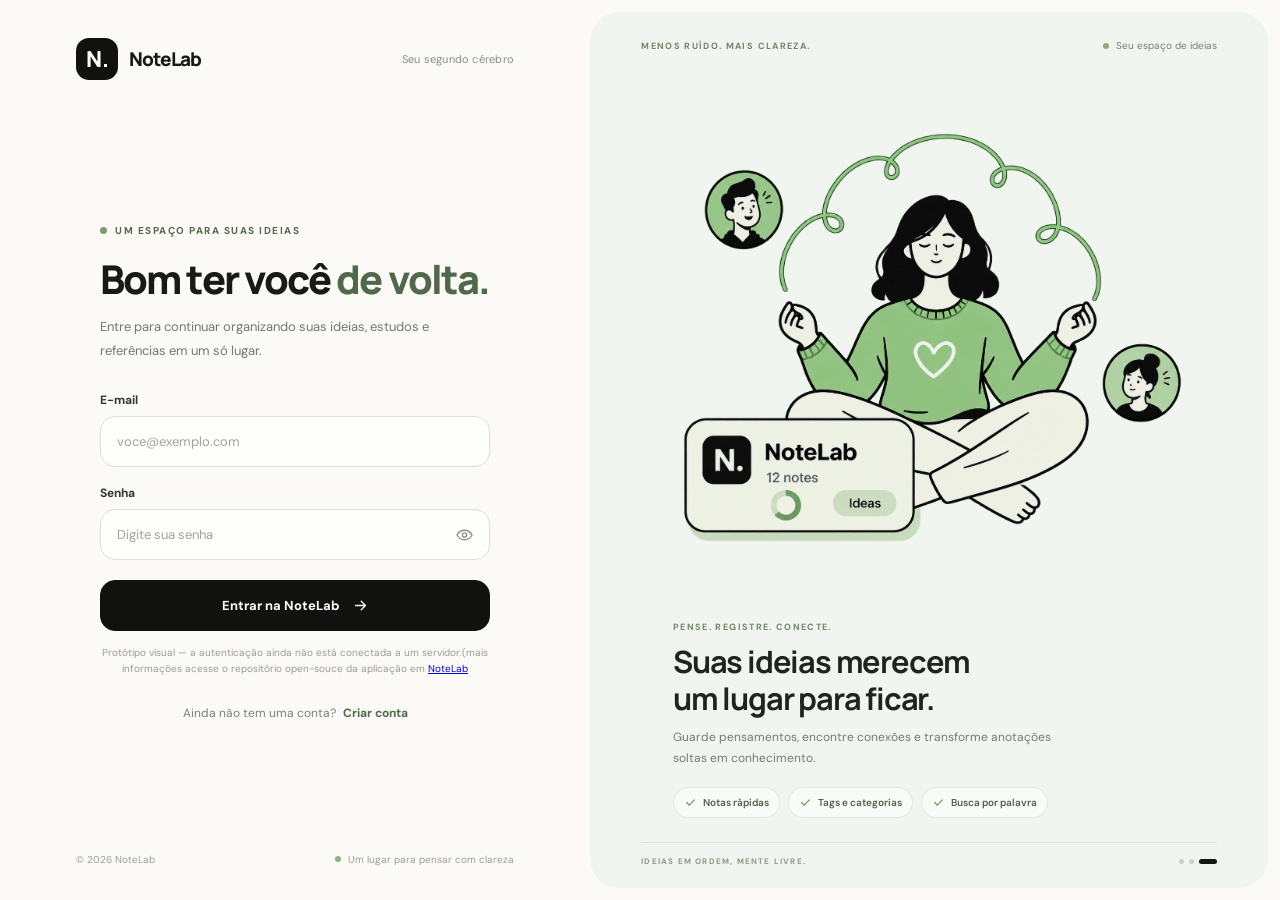
<file: login.html>
<!DOCTYPE html>
<html lang="pt-BR">

<head>
  <meta charset="UTF-8">
  <meta name="viewport" content="width=device-width, initial-scale=1.0">
  <meta name="theme-color" content="#f4f8f2">
  <meta name="description" content="Entre na NoteLab e mantenha suas ideias, notas e referências organizadas.">
  <title>Entrar — NoteLab</title>
  <link rel="preconnect" href="https://fonts.googleapis.com">
  <link rel="preconnect" href="https://fonts.gstatic.com" crossorigin>
  <link
    href="https://fonts.googleapis.com/css2?family=DM+Sans:wght@400;500;600;700&family=Manrope:wght@400;500;600;700;800&display=swap"
    rel="stylesheet">
  <link rel="stylesheet" href="./styles/style.css">
  <script src="./js/script.js" defer></script>
</head>

<body>
  <main class="auth-layout">
    <section class="form-panel" aria-labelledby="login-title">
      <header class="site-header">
        <a class="brand" href="#inicio" aria-label="NoteLab, início">
          <span class="brand-mark" aria-hidden="true">N<span>.</span></span>
          <span class="brand-name">NoteLab</span>
        </a>
        <span class="header-note">Seu segundo cérebro</span>
      </header>

      <div class="form-content" id="inicio">
        <div class="eyebrow"><span class="eyebrow-dot"></span> UM ESPAÇO PARA SUAS IDEIAS</div>
        <h1 id="login-title">Bom ter você <span>de volta.</span></h1>
        <p class="intro">Entre para continuar organizando suas ideias, estudos e referências em um só lugar.</p>

        <div class="login-form" id="login-form" novalidate>
          <div class="field-group">
            <label for="email">E-mail</label>
            <input id="email" name="email" type="email" placeholder="voce@exemplo.com" autocomplete="email" required>
            <small class="field-error" id="email-error" aria-live="polite"></small>
          </div>

          <div class="field-group">
            <label for="password">Senha</label>
            <div class="password-wrap">
              <input id="password" name="password" type="password" placeholder="Digite sua senha"
                autocomplete="current-password" required>
              <button class="password-toggle" id="password-toggle" type="button" aria-label="Mostrar senha"
                aria-pressed="false">
                <svg class="eye-icon" viewBox="0 0 24 24" fill="none" aria-hidden="true">
                  <path d="M2.5 12s3.3-6 9.5-6 9.5 6 9.5 6-3.3 6-9.5 6-9.5-6-9.5-6Z" stroke="currentColor"
                    stroke-width="1.7" stroke-linecap="round" stroke-linejoin="round" />
                  <circle cx="12" cy="12" r="2.7" stroke="currentColor" stroke-width="1.7" />
                </svg>
              </button>
            </div>
            <small class="field-error" id="password-error" aria-live="polite"></small>
          </div>


          <button class="submit-button" type="submit">
            <span>Entrar na NoteLab</span>
            <svg viewBox="0 0 24 24" fill="none" aria-hidden="true">
              <path d="M5 12h13M13 6l6 6-6 6" stroke="currentColor" stroke-width="1.8" stroke-linecap="round"
                stroke-linejoin="round" />
            </svg>
          </button>
          <p class="demo-note">Protótipo visual — a autenticação ainda não está conectada a um servidor.(mais
            informações acesse o repositório open-souce da aplicação em <a
              href="https://github.com/duartexz-dev/NoteLab">NoteLab</a></p>
        </div>

        <div class="signup-prompt">
          Ainda não tem uma conta?
          <button class="text-button signup-link" onclick="alterarParaCadastro()" type="button">
            Criar conta
          </button>
        </div>
      </div>





      <div style="display:none;" class="form-content" id="inicioCadastro">
        <div class="eyebrow"><span class="eyebrow-dot"></span> UM ESPAÇO PARA SUAS IDEIAS</div>
        <h1 id="login-title">Bom ter você por aqui <span>Bem Vindo.</span></h1>
        <p class="intro">Crie uma conta para organizar suas ideias, estudos e referências em um só lugar.</p>

        <form class="login-form" id="login-form" novalidate>
          <div class="field-group">
            <label for="email">E-mail</label>
            <input id="email" name="email" type="email" placeholder="voce@exemplo.com" autocomplete="email" required>
            <small class="field-error" id="email-error" aria-live="polite"></small>
          </div>

          <div class="field-group">
            <label for="password">Senha</label>
            <div class="password-wrap">
              <input id="password" name="password" type="password" placeholder="Digite sua senha"
                autocomplete="current-password" required>
              <button class="password-toggle" id="password-toggle" type="button" aria-label="Mostrar senha"
                aria-pressed="false">
                <svg class="eye-icon" viewBox="0 0 24 24" fill="none" aria-hidden="true">
                  <path d="M2.5 12s3.3-6 9.5-6 9.5 6 9.5 6-3.3 6-9.5 6-9.5-6-9.5-6Z" stroke="currentColor"
                    stroke-width="1.7" stroke-linecap="round" stroke-linejoin="round" />
                  <circle cx="12" cy="12" r="2.7" stroke="currentColor" stroke-width="1.7" />
                </svg>
              </button>
            </div>
            <small class="field-error" id="password-error" aria-live="polite"></small>
          </div>


          <button class="submit-button" type="submit">
            <span>Entrar na NoteLab</span>
            <svg viewBox="0 0 24 24" fill="none" aria-hidden="true">
              <path d="M5 12h13M13 6l6 6-6 6" stroke="currentColor" stroke-width="1.8" stroke-linecap="round"
                stroke-linejoin="round" />
            </svg>
          </button>
          <p class="demo-note">Protótipo visual — a autenticação ainda não está conectada a um servidor.(mais
            informações acesse o repositório open-souce da aplicação em <a
              href="https://github.com/duartexz-dev/NoteLab">NoteLab</a></p>
        </form>

        <div class="signup-prompt">
          Já tem uma conta?
          <button class="text-button signup-link" onclick="alterarParaLogin()" type="button">
            Já tem uma conta? Entrar
          </button>
        </div>
      </div>






      <footer class="form-footer">
        <span>© 2026 NoteLab</span>
        <span class="footer-status"><span></span> Um lugar para pensar com clareza</span>
      </footer>
    </section>

    <aside class="visual-panel" aria-label="Conheça os recursos da NoteLab">
      <div class="visual-topline">
        <span class="visual-kicker">MENOS RUÍDO. MAIS CLAREZA.</span>
        <span class="online-indicator"><span></span> Seu espaço de ideias</span>
      </div>

      <div class="illustration-wrap">
        <img class="hero-illustration" src="./assets/Meditação com UI Verde Minimalista.png"
          alt="Ilustração de uma pessoa meditando ao lado de um cartão NoteLab com notas organizadas">
      </div>

      <div class="visual-copy">
        <p class="visual-overline">PENSE. REGISTRE. CONECTE.</p>
        <h2>Suas ideias merecem<br>um lugar para ficar.</h2>
        <p class="visual-description">Guarde pensamentos, encontre conexões e transforme anotações soltas em
          conhecimento.</p>
        <div class="feature-list" aria-label="Funcionalidades da NoteLab">
          <span><svg viewBox="0 0 20 20" fill="none" aria-hidden="true">
              <path d="m4 10 4 4 8-8" stroke="currentColor" stroke-width="1.8" stroke-linecap="round"
                stroke-linejoin="round" />
            </svg>Notas rápidas</span>
          <span><svg viewBox="0 0 20 20" fill="none" aria-hidden="true">
              <path d="m4 10 4 4 8-8" stroke="currentColor" stroke-width="1.8" stroke-linecap="round"
                stroke-linejoin="round" />
            </svg>Tags e categorias</span>
          <span><svg viewBox="0 0 20 20" fill="none" aria-hidden="true">
              <path d="m4 10 4 4 8-8" stroke="currentColor" stroke-width="1.8" stroke-linecap="round"
                stroke-linejoin="round" />
            </svg>Busca por palavra</span>
        </div>
      </div>

      <div class="visual-bottomline">
        <span>IDEIAS EM ORDEM, MENTE LIVRE.</span>
        <span class="slide-dots" aria-hidden="true"><i></i><i></i><i></i></span>
      </div>
    </aside>
  </main>


  <div id="customAlert" class="custom-alert" role="alert">
    <div class="alert-content">
      <strong id="alertTitle">Aviso</strong>
      <p id="alertMessage">Email ou senha inválidos.</p>
    </div>

    <button class="alert-close" onclick="closeAlert()" aria-label="Fechar">
      &times;
    </button>
  </div>
  <div id="loadingScreen" class="loading-screen" role="status" aria-live="polite" aria-label="Carregando conteúdo"
    aria-busy="true">
    <div class="loading-brand">
      <span class="loading-mark" aria-hidden="true">N.</span>
      <span>NoteLab</span>
    </div>

    <div class="loading-caption">
      <div class="loader" aria-hidden="true"></div>
      <p id="loadingMessage">Preparando seu espaço</p>
    </div>
  </div>

  <div class="toast" id="toast" role="status" aria-live="polite"></div>
</body>

</html>
</file>
<file: styles/style.css>
:root {
  color-scheme: light;
  --paper: #fbfaf7;
  --mint: #f0f6ef;
  --mint-strong: #dcebd8;
  --sage: #7c9b72;
  --sage-dark: #51694b;
  --ink: #181a17;
  --muted: #747970;
  --line: #e7e8e1;
  --white: #ffffff;
  --radius-card: 30px;
  --shadow-soft: 0 20px 60px rgba(42, 56, 39, 0.07);
}

* {
  box-sizing: border-box;
}

html {
  min-width: 320px;
  scroll-behavior: smooth;
}

body {
  margin: 0;
  background: var(--paper);
  color: var(--ink);
  font-family: "DM Sans", sans-serif;
  -webkit-font-smoothing: antialiased;
}

button,
input {
  font: inherit;
}
button {
  -webkit-tap-highlight-color: transparent;
}
button:focus-visible,
input:focus-visible,
a:focus-visible {
  outline: 3px solid rgba(124, 155, 114, 0.38);
  outline-offset: 3px;
}

.auth-layout {
  display: grid;
  grid-template-columns: minmax(430px, 0.91fr) minmax(520px, 1.09fr);
  min-height: 100vh;
  padding: 12px;
  gap: 12px;
}

.form-panel {
  display: flex;
  flex-direction: column;
  min-height: calc(100vh - 24px);
  padding: 26px clamp(28px, 5vw, 76px) 22px;
  background: var(--paper);
  border-radius: var(--radius-card);
}

.site-header,
.brand,
.form-footer,
.footer-status,
.visual-topline,
.visual-bottomline {
  display: flex;
  align-items: center;
  justify-content: space-between;
}

.site-header {
  width: 100%;
  gap: 18px;
}
.brand {
  justify-content: flex-start;
  gap: 11px;
  color: inherit;
  text-decoration: none;
}
.brand-mark {
  display: flex;
  width: 42px;
  height: 42px;
  align-items: center;
  justify-content: center;
  border-radius: 13px;
  background: #111210;
  color: #fff;
  font-family: "Manrope", sans-serif;
  font-size: 22px;
  font-weight: 800;
  letter-spacing: -1.4px;
}
.brand-mark span {
  margin-left: 1px;
}
.brand-name {
  font-family: "Manrope", sans-serif;
  font-size: 19px;
  font-weight: 800;
  letter-spacing: -0.8px;
}
.header-note {
  color: #8a8d84;
  font-size: 11px;
  letter-spacing: 0.02em;
}

.eyebrow,
.visual-overline,
.visual-kicker,
.visual-bottomline > span:first-child {
  font-size: 10px;
  font-weight: 700;
  letter-spacing: 0.15em;
}
.eyebrow {
  display: flex;
  align-items: center;
  gap: 8px;
  color: var(--sage-dark);
  margin-bottom: 20px;
}
.eyebrow-dot {
  width: 7px;
  height: 7px;
  background: var(--sage);
  border-radius: 50%;
}

h1,
h2,
p {
  margin-top: 0;
}
h1,
h2 {
  font-family: "Manrope", sans-serif;
}
h1 {
  margin-bottom: 13px;
  font-size: clamp(34px, 3.1vw, 43px);
  font-weight: 800;
  line-height: 1.15;
  letter-spacing: -1.9px;
}
h1 span {
  color: var(--sage-dark);
}
.intro {
  max-width: 355px;
  margin-bottom: 30px;
  color: var(--muted);
  font-size: 13px;
  line-height: 1.8;
}

.login-form {
  display: grid;
  gap: 18px;
}
.field-group {
  display: grid;
  gap: 8px;
}
.field-group > label {
  color: #34372f;
  font-size: 12px;
  font-weight: 700;
}
.field-group input {
  width: 100%;
  height: 51px;
  padding: 0 16px;
  border: 1px solid #dedfd7;
  border-radius: 15px;
  background: rgba(255, 255, 255, 0.75);
  color: var(--ink);
  font-size: 13px;
  transition:
    border-color 160ms ease,
    box-shadow 160ms ease,
    background 160ms ease;
}
.field-group input::placeholder {
  color: #a0a39a;
}
.field-group input:focus {
  border-color: var(--sage);
  background: #fff;
  box-shadow: 0 0 0 4px rgba(124, 155, 114, 0.1);
  outline: none;
}
.field-group input[aria-invalid="true"] {
  border-color: #c66f63;
}
.password-wrap {
  position: relative;
}
.password-wrap input {
  padding-right: 48px;
}
.password-toggle {
  position: absolute;
  top: 50%;
  right: 7px;
  display: grid;
  width: 37px;
  height: 37px;
  place-items: center;
  transform: translateY(-50%);
  border: 0;
  border-radius: 11px;
  background: transparent;
  color: #8a8e84;
  cursor: pointer;
}
.password-toggle:hover {
  background: #f0f2ec;
  color: var(--ink);
}
.eye-icon {
  width: 19px;
  height: 19px;
}
.field-error {
  min-height: 0;
  color: #a8493e;
  font-size: 11px;
}
.field-error:empty {
  display: none;
}

.form-options {
  display: flex;
  align-items: center;
  justify-content: space-between;
  gap: 10px;
  margin-top: -1px;
}
.remember-option {
  position: relative;
  display: inline-flex;
  align-items: center;
  gap: 8px;
  color: #6f736a;
  font-size: 11px;
  cursor: pointer;
}
.remember-option input {
  position: absolute;
  width: 1px;
  height: 1px;
  opacity: 0;
}
.custom-checkbox {
  display: grid;
  width: 16px;
  height: 16px;
  place-items: center;
  border: 1px solid #d8dbd1;
  border-radius: 5px;
  background: #fff;
}
.remember-option input:checked + .custom-checkbox {
  border-color: #161815;
  background: #161815;
}
.remember-option input:checked + .custom-checkbox::after {
  width: 7px;
  height: 4px;
  border-bottom: 1.5px solid #fff;
  border-left: 1.5px solid #fff;
  content: "";
  transform: rotate(-45deg) translate(1px, -1px);
}
.remember-option input:focus-visible + .custom-checkbox {
  outline: 3px solid rgba(124, 155, 114, 0.38);
  outline-offset: 3px;
}
.text-button {
  padding: 0;
  border: 0;
  background: none;
  color: var(--sage-dark);
  font-size: 11px;
  font-weight: 700;
  cursor: pointer;
}
.text-button:hover {
  color: #2f452a;
  text-decoration: underline;
  text-underline-offset: 3px;
}

.submit-button {
  display: flex;
  align-items: center;
  justify-content: center;
  gap: 12px;
  width: 100%;
  min-height: 51px;
  margin-top: 2px;
  border: 1px solid #111210;
  border-radius: 15px;
  background: #111210;
  color: white;
  font-size: 13px;
  font-weight: 700;
  cursor: pointer;
  transition:
    transform 160ms ease,
    background 160ms ease,
    box-shadow 160ms ease;
}
.submit-button svg {
  width: 17px;
  height: 17px;
  transition: transform 160ms ease;
}
.submit-button:hover {
  background: #2c3029;
  box-shadow: 0 8px 20px rgba(20, 24, 19, 0.12);
  transform: translateY(-1px);
}
.submit-button:hover svg {
  transform: translateX(3px);
}
.submit-button:active {
  transform: translateY(0);
}
.demo-note {
  margin: -4px 0 0;
  color: #999c93;
  font-size: 10px;
  line-height: 1.6;
  text-align: center;
}
.signup-prompt {
  margin-top: 28px;
  color: #7c8077;
  font-size: 12px;
  text-align: center;
}
.signup-link {
  margin-left: 4px;
  font-size: 12px;
}

.form-footer {
  gap: 12px;
  color: #9b9e95;
  font-size: 10px;
}
.footer-status {
  justify-content: flex-end;
  gap: 7px;
}
.footer-status > span {
  width: 6px;
  height: 6px;
  border-radius: 50%;
  background: #8bb581;
}

.visual-panel {
  position: relative;
  display: flex;
  min-width: 0;
  flex-direction: column;
  overflow: hidden;
  padding: 27px clamp(24px, 4vw, 58px) 22px;
  border-radius: var(--radius-card);
  background: var(--mint);
}
.visual-topline {
  gap: 10px;
  color: #71836c;
}
.visual-kicker {
  font-size: 9px;
}
.online-indicator {
  display: inline-flex;
  align-items: center;
  gap: 7px;
  color: #778171;
  font-size: 10px;
  white-space: nowrap;
}
.online-indicator > span {
  width: 6px;
  height: 6px;
  background: #8aaf7d;
  border-radius: 50%;
}
.illustration-wrap {
  display: grid;
  flex: 1 1 auto;
  min-height: 300px;
  place-items: center;
  padding: 0;
}
.hero-illustration {
  display: block;
  width: min(100%, 550px);
  max-height: min(52vh, 540px);
  object-fit: contain;
  mix-blend-mode: multiply;
}
.visual-copy {
  width: min(100%, 520px);
  margin: 0 auto;
  padding: 0 4px 12px;
}
.visual-overline {
  margin-bottom: 10px;
  color: #72866b;
  font-size: 9px;
}
.visual-copy h2 {
  margin-bottom: 10px;
  color: #20241e;
  font-size: clamp(24px, 2.4vw, 34px);
  font-weight: 700;
  line-height: 1.2;
  letter-spacing: -1.2px;
}
.visual-description {
  max-width: 410px;
  margin-bottom: 18px;
  color: #747b70;
  font-size: 12px;
  line-height: 1.75;
}
.feature-list {
  display: flex;
  flex-wrap: wrap;
  gap: 8px;
}
.feature-list span {
  display: inline-flex;
  align-items: center;
  gap: 6px;
  padding: 8px 10px;
  border: 1px solid rgba(104, 132, 95, 0.15);
  border-radius: 100px;
  background: rgba(255, 255, 255, 0.56);
  color: #515f4a;
  font-size: 10px;
  font-weight: 600;
}
.feature-list svg {
  width: 13px;
  height: 13px;
  color: #719467;
}
.visual-bottomline {
  margin-top: 12px;
  padding-top: 13px;
  border-top: 1px solid rgba(104, 132, 95, 0.15);
  color: #8b9885;
}
.visual-bottomline > span:first-child {
  font-size: 8px;
}
.slide-dots {
  display: flex;
  align-items: center;
  gap: 5px;
}
.slide-dots i {
  width: 5px;
  height: 5px;
  border-radius: 50%;
  background: #c2d5bd;
}
.slide-dots i:last-child {
  width: 18px;
  border-radius: 8px;
  background: #141612;
}

.toast {
  position: fixed;
  z-index: 10;
  right: 24px;
  bottom: 24px;
  width: min(370px, calc(100vw - 32px));
  padding: 15px 17px;
  transform: translateY(15px);
  border: 1px solid #dfe4d9;
  border-radius: 14px;
  background: #fff;
  box-shadow: var(--shadow-soft);
  color: #43483e;
  font-size: 12px;
  line-height: 1.55;
  opacity: 0;
  pointer-events: none;
  transition:
    opacity 180ms ease,
    transform 180ms ease;
}
.toast.is-visible {
  transform: translateY(0);
  opacity: 1;
}

@media (min-width: 1600px) {
  .auth-layout {
    max-width: 1800px;
    margin: 0 auto;
  }
}

@media (max-width: 1100px) {
  .auth-layout {
    grid-template-columns: minmax(370px, 0.95fr) minmax(410px, 1.05fr);
  }
  .form-panel {
    padding-right: 36px;
    padding-left: 36px;
  }
  .visual-panel {
    padding-right: 28px;
    padding-left: 28px;
  }
  .hero-illustration {
    max-height: 46vh;
  }
}

@media (max-width: 820px) {
  .auth-layout {
    grid-template-columns: 1fr;
    padding: 0;
    gap: 0;
  }
  .form-panel {
    min-height: 100vh;
    padding: 24px clamp(24px, 7vw, 64px) 20px;
    border-radius: 0;
  }
  .form-content {
    margin: auto;
    padding: 58px 0;
  }
  .visual-panel {
    min-height: auto;
    padding: 24px clamp(24px, 7vw, 64px) 20px;
    border-radius: 26px 26px 0 0;
  }
  .illustration-wrap {
    min-height: 0;
    padding: 6px 0;
  }
  .hero-illustration {
    width: min(100%, 440px);
    max-height: none;
  }
  .visual-copy {
    padding-top: 0;
  }
  .visual-copy h2 {
    font-size: 30px;
  }
  .visual-bottomline {
    margin-top: 18px;
  }
}

@media (max-width: 430px) {
  .form-panel {
    padding-right: 22px;
    padding-left: 22px;
  }
  .header-note {
    max-width: 105px;
    font-size: 10px;
    text-align: right;
  }
  .form-content {
    padding: 45px 0;
  }
  h1 {
    font-size: 35px;
  }
  .form-options {
    align-items: flex-start;
  }
  .visual-panel {
    padding-right: 22px;
    padding-left: 22px;
  }
  .feature-list {
    gap: 6px;
  }
  .feature-list span {
    padding: 7px 9px;
  }
  .footer-status {
    max-width: 170px;
    text-align: right;
  }
}

@media (prefers-reduced-motion: reduce) {
  *,
  *::before,
  *::after {
    scroll-behavior: auto !important;
    transition-duration: 0.01ms !important;
    animation-duration: 0.01ms !important;
    animation-iteration-count: 1 !important;
  }
}
.form-content {
  width: 100%;
  max-width: 390px;
  margin: auto;
  padding: 60px 0 48px;
}

.form-content.animar-formulario {
  animation: aparecerFormulario 650ms cubic-bezier(0.22, 1, 0.36, 1) both;
}

@keyframes aparecerFormulario {
  from {
    opacity: 0;
    transform: translateY(22px) scale(0.985);
    filter: blur(4px);
  }

  65% {
    opacity: 0.9;
    filter: blur(1px);
  }

  to {
    opacity: 1;
    transform: translateY(0) scale(1);
    filter: blur(0);
  }
}

/* =========================
   LOADING SCREEN
========================= */
.loading-screen {
  display: none;
  position: fixed;
  inset: 0;
  z-index: 9999;
  align-items: center;
  justify-content: center;
  flex-direction: column;
  gap: 22px;
  background: var(--paper);
  color: var(--ink);
  font-family: var(--font-ui);
  opacity: 0;
  animation: loadingFadeIn 0.25s ease forwards;
}

.loading-screen.active {
  display: flex;
}

.loading-brand {
  display: flex;
  align-items: center;
  gap: 10px;
  font-family: Georgia, "Times New Roman", serif;
  font-size: 22px;
  letter-spacing: -0.5px;
}

.loading-mark {
  display: grid;
  place-items: center;
  width: 34px;
  height: 34px;
  border: 1px solid var(--border);
  border-radius: 8px;
  background: var(--paper-light);
  color: var(--olive);
  font-family: Georgia, "Times New Roman", serif;
  font-size: 20px;
}

.loader {
  width: 30px;
  height: 30px;
  border: 2px solid var(--paper-dark);
  border-top-color: var(--olive);
  border-right-color: var(--olive);
  border-radius: 50%;
  animation: loadingSpin 0.85s cubic-bezier(0.5, 0.1, 0.5, 0.9) infinite;
}

.loading-screen p {
  margin: 0;
  color: var(--ink-soft);
  font-size: 12px;
  letter-spacing: 1.2px;
  text-transform: uppercase;
}

.loading-caption {
  display: flex;
  flex-direction: column;
  align-items: center;
  gap: 10px;
}

/* =========================
   ALERT OVERLAY & CUSTOM ALERT (CENTRALIZADO COM BLUR)
========================= */
.alert-overlay {
  position: fixed;
  inset: 0;
  z-index: 9998;
  background: rgba(48, 45, 40, 0.25);
  backdrop-filter: blur(6px);
  -webkit-backdrop-filter: blur(6px);
  opacity: 0;
  visibility: hidden;
  transition:
    opacity 0.35s ease,
    visibility 0.35s ease;
}

.alert-overlay.active {
  opacity: 1;
  visibility: visible;
}

.custom-alert {
  position: fixed;
  top: 50%;
  left: 50%;
  z-index: 9999;

  display: flex;
  align-items: flex-start;
  justify-content: space-between;
  gap: 12px;

  width: min(380px, calc(100% - 32px));
  padding: 20px;

  background: var(--paper-light);
  color: var(--ink);

  border: 1px solid var(--border);
  border-left: 3px solid var(--olive);
  border-radius: 10px;

  box-shadow: var(--shadow);
  font-family: var(--font-ui);

  opacity: 0;
  visibility: hidden;
  pointer-events: none;
  transform: translate(-50%, calc(-50% + 35px)) scale(0.96);

  transition:
    opacity 0.35s ease,
    transform 0.45s cubic-bezier(0.22, 1, 0.36, 1),
    visibility 0.35s ease;
}

.custom-alert.active {
  opacity: 1;
  visibility: visible;
  pointer-events: auto;
  transform: translate(-50%, -50%) scale(1);
}

.alert-icon {
  display: grid;
  place-items: center;
  flex-shrink: 0;
  width: 30px;
  height: 30px;
  border: 1px solid var(--border);
  border-radius: 8px;
  background: var(--paper);
  color: var(--olive-dark);
  font-family: Georgia, "Times New Roman", serif;
  font-size: 17px;
}

.alert-content {
  flex: 1;
  min-width: 0;
  padding-top: 1px;
}

.alert-content strong {
  display: block;
  margin-bottom: 5px;
  font-family: Georgia, "Times New Roman", serif;
  font-size: 16px;
  font-weight: 600;
  line-height: 1.3;
}

.alert-content p {
  margin: 0;
  color: var(--ink-soft);
  font-size: 13px;
  line-height: 1.5;
  overflow-wrap: anywhere;
}

.alert-close {
  display: grid;
  place-items: center;
  flex-shrink: 0;
  width: 28px;
  height: 28px;
  margin: -4px -5px 0 0;
  padding: 0;
  border: 1px solid transparent;
  border-radius: 6px;
  background: transparent;
  color: var(--ink-soft);
  font: inherit;
  font-size: 20px;
  line-height: 1;
  cursor: pointer;
  transition:
    color 0.2s ease,
    background 0.2s ease,
    border-color 0.2s ease;
}

.alert-close:hover {
  color: var(--ink);
  background: var(--paper);
  border-color: var(--border);
}

.alert-close:focus-visible {
  outline: 2px solid var(--olive);
  outline-offset: 2px;
}

/* =========================
   ANIMAÇÕES
========================= */
@keyframes loadingSpin {
  to {
    transform: rotate(360deg);
  }
}

@keyframes loadingFadeIn {
  to {
    opacity: 1;
  }
}

/* =========================
   RESPONSIVIDADE E ACESSIBILIDADE
========================= */
@media (max-width: 480px) {
  .custom-alert {
    width: calc(100vw - 32px);
    padding: 16px;
  }
}

@media (prefers-reduced-motion: reduce) {
  .loader {
    animation-duration: 2s;
  }

  .custom-alert,
  .alert-overlay {
    transition: none;
  }

  .loading-screen {
    animation: none;
    opacity: 1;
  }
}
/* Fundo que cobre TUDO o que está atrás do alerta com blur */
.alert-overlay {
  position: fixed;
  inset: 0;
  z-index: 9998; /* Fica abaixo do alerta (9999), mas acima de todo o resto da página */

  background: rgba(48, 45, 40, 0.4); /* Escurece levemente a tela toda */
  backdrop-filter: blur(6px); /* Aplica o blur em TUDO atrás */
  -webkit-backdrop-filter: blur(6px);

  opacity: 0;
  visibility: hidden;
  transition:
    opacity 0.35s ease,
    visibility 0.35s ease;
}

.alert-overlay.active {
  opacity: 1;
  visibility: visible;
}
</file>
